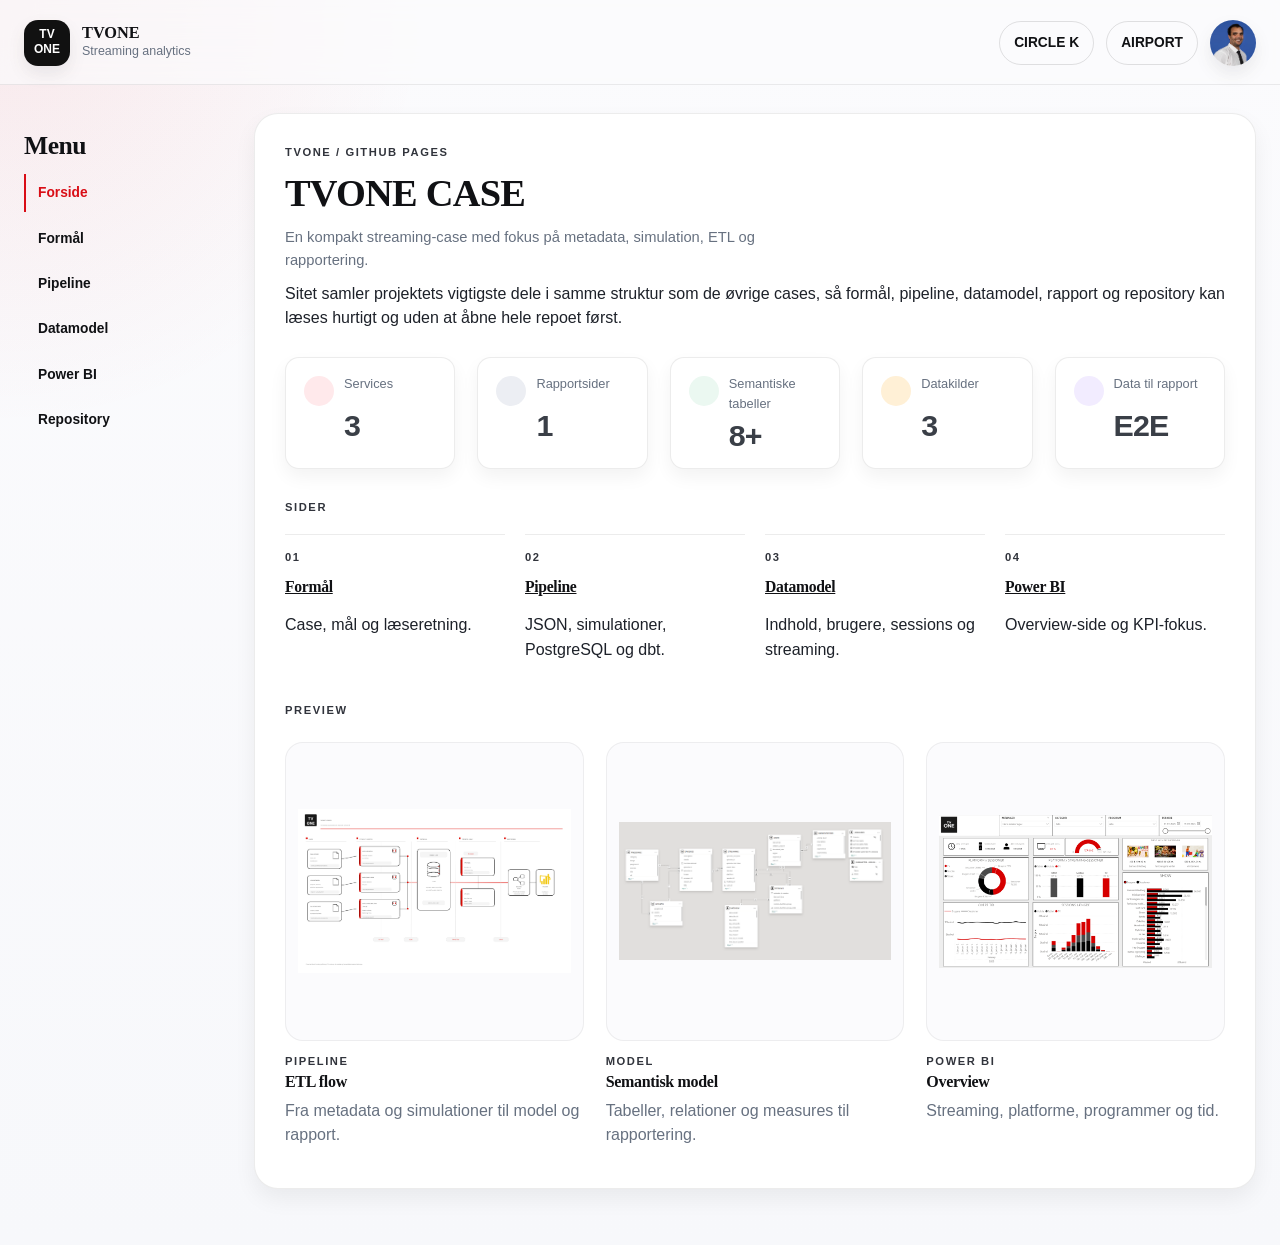
<file: site/index.html>
<!doctype html>
<html lang="da">
<head>
  <meta charset="utf-8" />
  <meta http-equiv="refresh" content="0; url=./html/index.html" />
  <meta name="viewport" content="width=device-width, initial-scale=1" />
  <title>TVONE</title>
</head>
<body>
  <p>Redirecting to <a href="./html/index.html">TVONE</a>...</p>
</body>
</html>
</file>
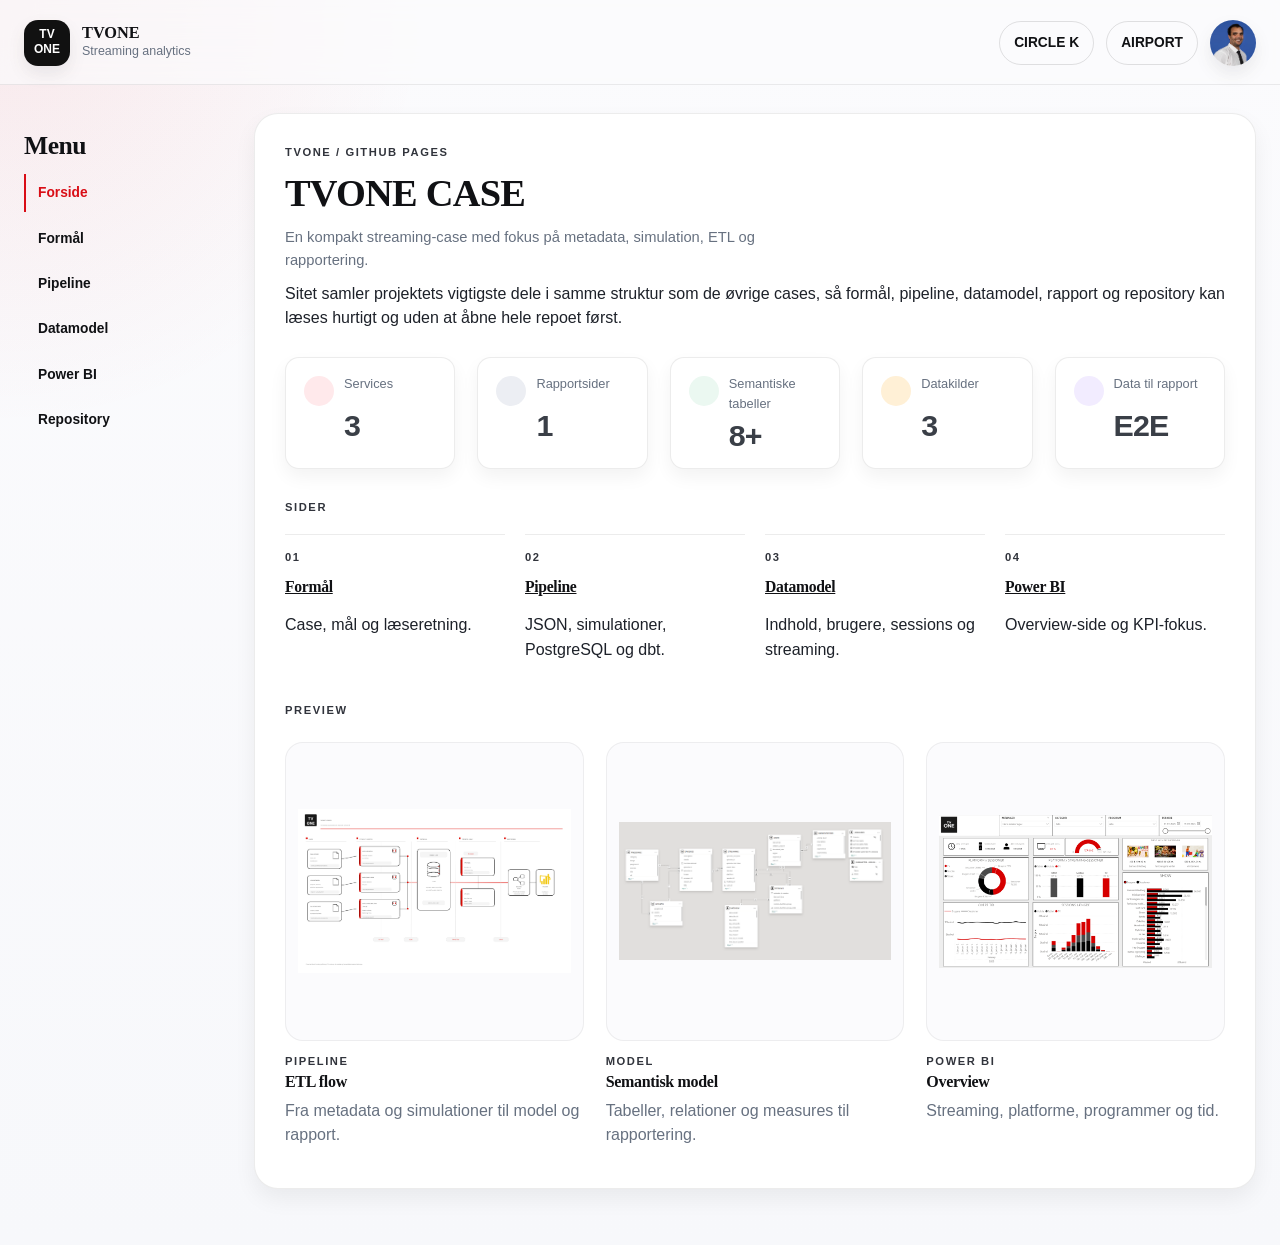
<file: site/html/index.html>
<!doctype html>
<html lang="da">
<head>
  <meta charset="utf-8" />
  <meta name="viewport" content="width=device-width, initial-scale=1" />
  <title>TVONE | Data- og rapporteringsprojekt</title>
  <meta name="description" content="GitHub Pages-site for TVONE-casen med formål, pipeline, datamodel, Power BI og repository." />
  <link rel="stylesheet" href="../css/base.css" />
  <link rel="stylesheet" href="../css/layout.css" />
  <link rel="stylesheet" href="../css/blocks.css" />
</head>
<body>
  <div class="site-shell">
    <header class="topbar">
      <a class="brand" href="./index.html">
        <img src="../assets/tvone-logo.svg" alt="TVONE logo" />
        <div>
          <div class="brand-title">TVONE</div>
          <div class="brand-subtitle">Streaming analytics</div>
        </div>
      </a>
      <div class="topbar-actions">
        <a class="topbar-link" href="https://abrahimborgiprivat.github.io/Cirkle-K/html/index.html" target="_blank" rel="noreferrer">CIRCLE K</a>
        <a class="topbar-link" href="https://abrahimborgiprivat.github.io/AIRPORT/html/index.html" target="_blank" rel="noreferrer">AIRPORT</a>
        <img class="profile-avatar" src="../assets/AbrahimProfilePicture.jpg" alt="Abrahim profile" />
      </div>
    </header>

    <div class="page-layout">
      <aside class="side-menu">
        <h2 class="side-menu-title">Menu</h2>
        <nav class="side-nav" aria-label="Hovednavigation">
          <a class="topbar-link active" href="./index.html">Forside</a>
          <a class="topbar-link" href="./project-purpose.html">Formål</a>
          <a class="topbar-link" href="./architecture-pipeline.html">Pipeline</a>
          <a class="topbar-link" href="./data-model-simulation.html">Datamodel</a>
          <a class="topbar-link" href="./power-bi-report.html">Power BI</a>
          <a class="topbar-link" href="./technology-repository.html">Repository</a>
        </nav>
      </aside>

      <main class="content-column">
        <section class="hero">
          <div class="eyebrow">TVONE / GitHub Pages</div>
          <h1>TVONE CASE</h1>
          <p class="lead">En kompakt streaming-case med fokus på metadata, simulation, ETL og rapportering.</p>
          <p>
            Sitet samler projektets vigtigste dele i samme struktur som de øvrige cases, så formål,
            pipeline, datamodel, rapport og repository kan læses hurtigt og uden at åbne hele repoet først.
          </p>

          <div class="stats-grid home-stats-grid">
            <div class="stat-card">
              <span>Services</span>
              <strong>3</strong>
            </div>
            <div class="stat-card">
              <span>Rapportsider</span>
              <strong>1</strong>
            </div>
            <div class="stat-card">
              <span>Semantiske tabeller</span>
              <strong>8+</strong>
            </div>
            <div class="stat-card">
              <span>Datakilder</span>
              <strong>3</strong>
            </div>
            <div class="stat-card">
              <span>Data til rapport</span>
              <strong>E2E</strong>
            </div>
          </div>

          <div class="section-header">
            <div class="kicker">Sider</div>
          </div>

          <div class="simple-list">
            <div class="simple-list-item">
              <div class="tile-meta">01</div>
              <h3><a href="./project-purpose.html">Formål</a></h3>
              <p>Case, mål og læseretning.</p>
            </div>
            <div class="simple-list-item">
              <div class="tile-meta">02</div>
              <h3><a href="./architecture-pipeline.html">Pipeline</a></h3>
              <p>JSON, simulationer, PostgreSQL og dbt.</p>
            </div>
            <div class="simple-list-item">
              <div class="tile-meta">03</div>
              <h3><a href="./data-model-simulation.html">Datamodel</a></h3>
              <p>Indhold, brugere, sessions og streaming.</p>
            </div>
            <div class="simple-list-item">
              <div class="tile-meta">04</div>
              <h3><a href="./power-bi-report.html">Power BI</a></h3>
              <p>Overview-side og KPI-fokus.</p>
            </div>
          </div>

          <div class="section-header">
            <div class="kicker">Preview</div>
          </div>

          <div class="gallery-grid">
            <div class="gallery-card">
              <img src="../assets/etl.png" alt="TVONE ETL pipeline" />
              <div class="gallery-copy">
                <div class="tile-meta">Pipeline</div>
                <h3>ETL flow</h3>
                <p>Fra metadata og simulationer til model og rapport.</p>
              </div>
            </div>
            <div class="gallery-card">
              <img src="../assets/semanticmodel.png" alt="TVONE semantic model" />
              <div class="gallery-copy">
                <div class="tile-meta">Model</div>
                <h3>Semantisk model</h3>
                <p>Tabeller, relationer og measures til rapportering.</p>
              </div>
            </div>
            <div class="gallery-card">
              <img src="../assets/overview-page.png" alt="TVONE Power BI overview page" />
              <div class="gallery-copy">
                <div class="tile-meta">Power BI</div>
                <h3>Overview</h3>
                <p>Streaming, platforme, programmer og tid.</p>
              </div>
            </div>
          </div>
        </section>
      </main>
    </div>
  </div>
</body>
</html>
</file>
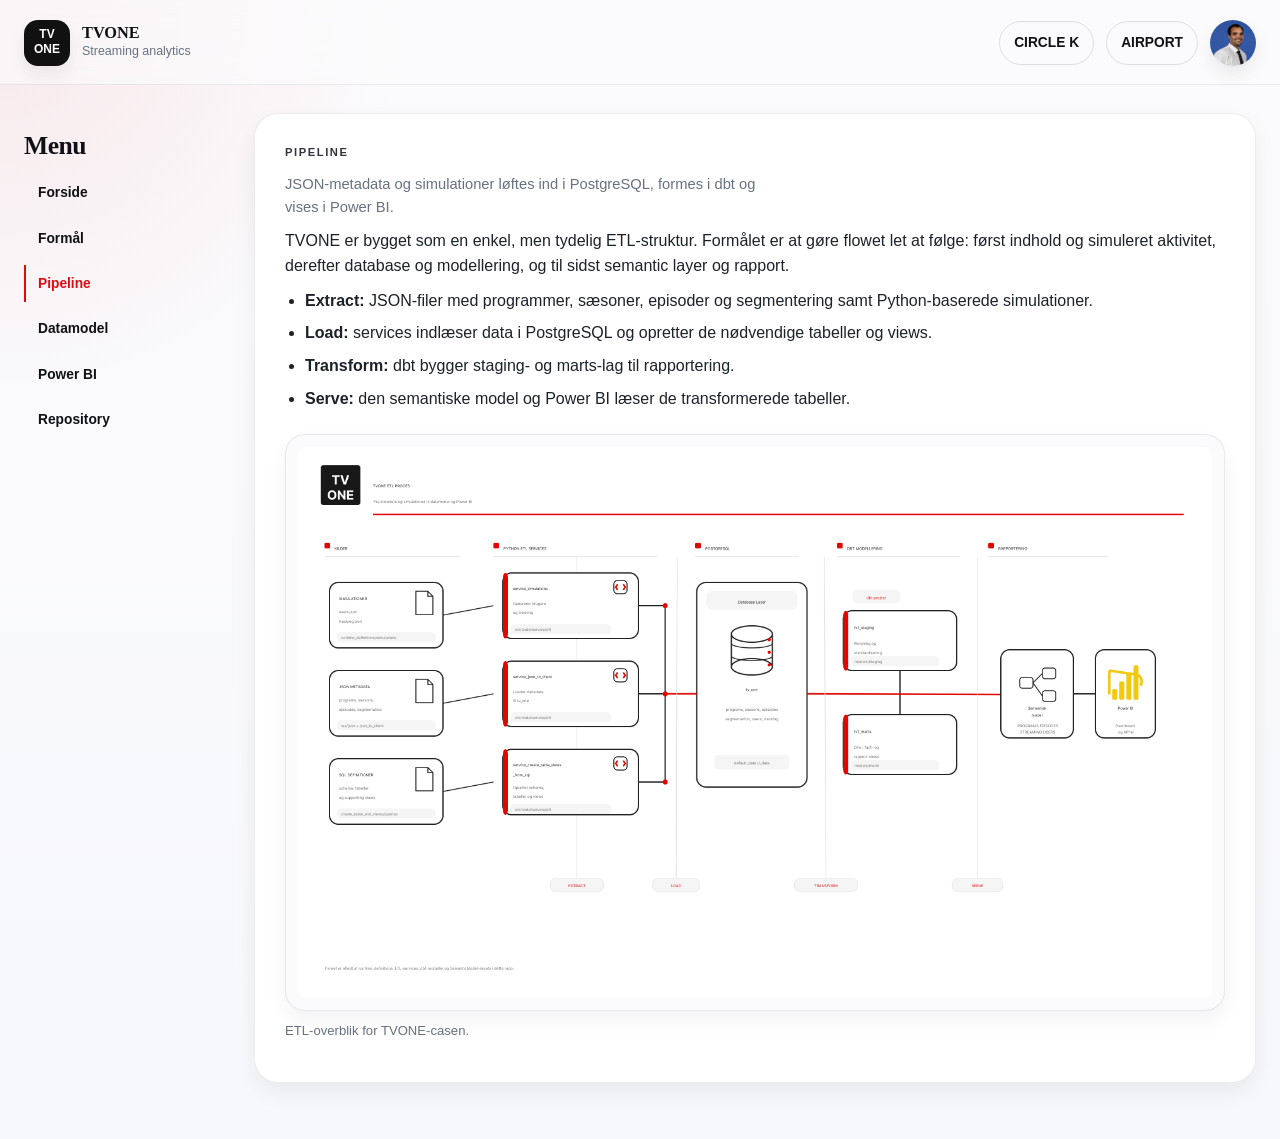
<file: site/html/architecture-pipeline.html>
<!doctype html>
<html lang="da">
<head>
  <meta charset="utf-8" />
  <meta name="viewport" content="width=device-width, initial-scale=1" />
  <title>TVONE | Pipeline</title>
  <meta name="description" content="Pipeline og ETL-flow for TVONE-projektet." />
  <link rel="stylesheet" href="../css/base.css" />
  <link rel="stylesheet" href="../css/layout.css" />
  <link rel="stylesheet" href="../css/blocks.css" />
</head>
<body>
  <div class="site-shell">
    <header class="topbar">
      <a class="brand" href="./index.html">
        <img src="../assets/tvone-logo.svg" alt="TVONE logo" />
        <div>
          <div class="brand-title">TVONE</div>
          <div class="brand-subtitle">Streaming analytics</div>
        </div>
      </a>
      <div class="topbar-actions">
        <a class="topbar-link" href="https://abrahimborgiprivat.github.io/Cirkle-K/html/index.html" target="_blank" rel="noreferrer">CIRCLE K</a>
        <a class="topbar-link" href="https://abrahimborgiprivat.github.io/AIRPORT/html/index.html" target="_blank" rel="noreferrer">AIRPORT</a>
        <img class="profile-avatar" src="../assets/AbrahimProfilePicture.jpg" alt="Abrahim profile" />
      </div>
    </header>

    <div class="page-layout">
      <aside class="side-menu">
        <h2 class="side-menu-title">Menu</h2>
        <nav class="side-nav" aria-label="Hovednavigation">
          <a class="topbar-link" href="./index.html">Forside</a>
          <a class="topbar-link" href="./project-purpose.html">Formål</a>
          <a class="topbar-link active" href="./architecture-pipeline.html">Pipeline</a>
          <a class="topbar-link" href="./data-model-simulation.html">Datamodel</a>
          <a class="topbar-link" href="./power-bi-report.html">Power BI</a>
          <a class="topbar-link" href="./technology-repository.html">Repository</a>
        </nav>
      </aside>

      <main class="content-column">
        <section class="page-hero">
          <div class="page-meta">Pipeline</div>
          <p class="lead">JSON-metadata og simulationer løftes ind i PostgreSQL, formes i dbt og vises i Power BI.</p>
          <p>
            TVONE er bygget som en enkel, men tydelig ETL-struktur. Formålet er at gøre flowet let at følge:
            først indhold og simuleret aktivitet, derefter database og modellering, og til sidst semantic layer og rapport.
          </p>

          <ul>
            <li><strong>Extract:</strong> JSON-filer med programmer, sæsoner, episoder og segmentering samt Python-baserede simulationer.</li>
            <li><strong>Load:</strong> services indlæser data i PostgreSQL og opretter de nødvendige tabeller og views.</li>
            <li><strong>Transform:</strong> dbt bygger staging- og marts-lag til rapportering.</li>
            <li><strong>Serve:</strong> den semantiske model og Power BI læser de transformerede tabeller.</li>
          </ul>

          <div class="inline-image">
            <img src="../assets/etl.png" alt="TVONE ETL pipeline" />
            <p>ETL-overblik for TVONE-casen.</p>
          </div>
        </section>
      </main>
    </div>
  </div>
</body>
</html>
</file>
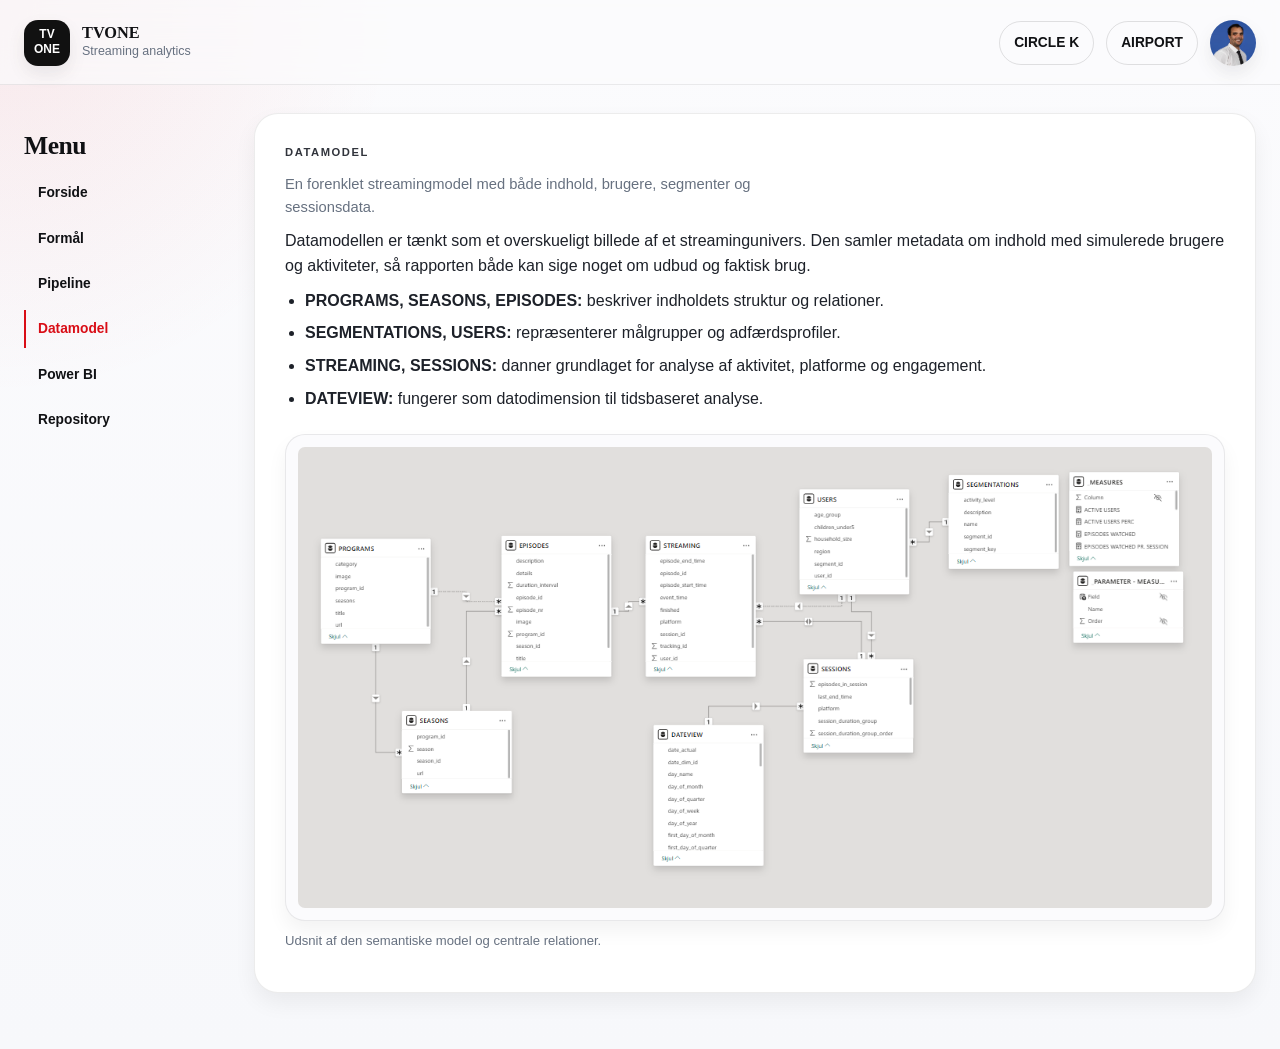
<file: site/html/data-model-simulation.html>
<!doctype html>
<html lang="da">
<head>
  <meta charset="utf-8" />
  <meta name="viewport" content="width=device-width, initial-scale=1" />
  <title>TVONE | Datamodel</title>
  <meta name="description" content="Datamodel og simulerede entiteter for TVONE-projektet." />
  <link rel="stylesheet" href="../css/base.css" />
  <link rel="stylesheet" href="../css/layout.css" />
  <link rel="stylesheet" href="../css/blocks.css" />
</head>
<body>
  <div class="site-shell">
    <header class="topbar">
      <a class="brand" href="./index.html">
        <img src="../assets/tvone-logo.svg" alt="TVONE logo" />
        <div>
          <div class="brand-title">TVONE</div>
          <div class="brand-subtitle">Streaming analytics</div>
        </div>
      </a>
      <div class="topbar-actions">
        <a class="topbar-link" href="https://abrahimborgiprivat.github.io/Cirkle-K/html/index.html" target="_blank" rel="noreferrer">CIRCLE K</a>
        <a class="topbar-link" href="https://abrahimborgiprivat.github.io/AIRPORT/html/index.html" target="_blank" rel="noreferrer">AIRPORT</a>
        <img class="profile-avatar" src="../assets/AbrahimProfilePicture.jpg" alt="Abrahim profile" />
      </div>
    </header>

    <div class="page-layout">
      <aside class="side-menu">
        <h2 class="side-menu-title">Menu</h2>
        <nav class="side-nav" aria-label="Hovednavigation">
          <a class="topbar-link" href="./index.html">Forside</a>
          <a class="topbar-link" href="./project-purpose.html">Formål</a>
          <a class="topbar-link" href="./architecture-pipeline.html">Pipeline</a>
          <a class="topbar-link active" href="./data-model-simulation.html">Datamodel</a>
          <a class="topbar-link" href="./power-bi-report.html">Power BI</a>
          <a class="topbar-link" href="./technology-repository.html">Repository</a>
        </nav>
      </aside>

      <main class="content-column">
        <section class="page-hero">
          <div class="page-meta">Datamodel</div>
          <p class="lead">En forenklet streamingmodel med både indhold, brugere, segmenter og sessionsdata.</p>
          <p>
            Datamodellen er tænkt som et overskueligt billede af et streamingunivers. Den samler metadata om indhold
            med simulerede brugere og aktiviteter, så rapporten både kan sige noget om udbud og faktisk brug.
          </p>

          <ul>
            <li><strong>PROGRAMS, SEASONS, EPISODES:</strong> beskriver indholdets struktur og relationer.</li>
            <li><strong>SEGMENTATIONS, USERS:</strong> repræsenterer målgrupper og adfærdsprofiler.</li>
            <li><strong>STREAMING, SESSIONS:</strong> danner grundlaget for analyse af aktivitet, platforme og engagement.</li>
            <li><strong>DATEVIEW:</strong> fungerer som datodimension til tidsbaseret analyse.</li>
          </ul>

          <div class="inline-image">
            <img src="../assets/semanticmodel.png" alt="TVONE semantic model" />
            <p>Udsnit af den semantiske model og centrale relationer.</p>
          </div>
        </section>
      </main>
    </div>
  </div>
</body>
</html>
</file>
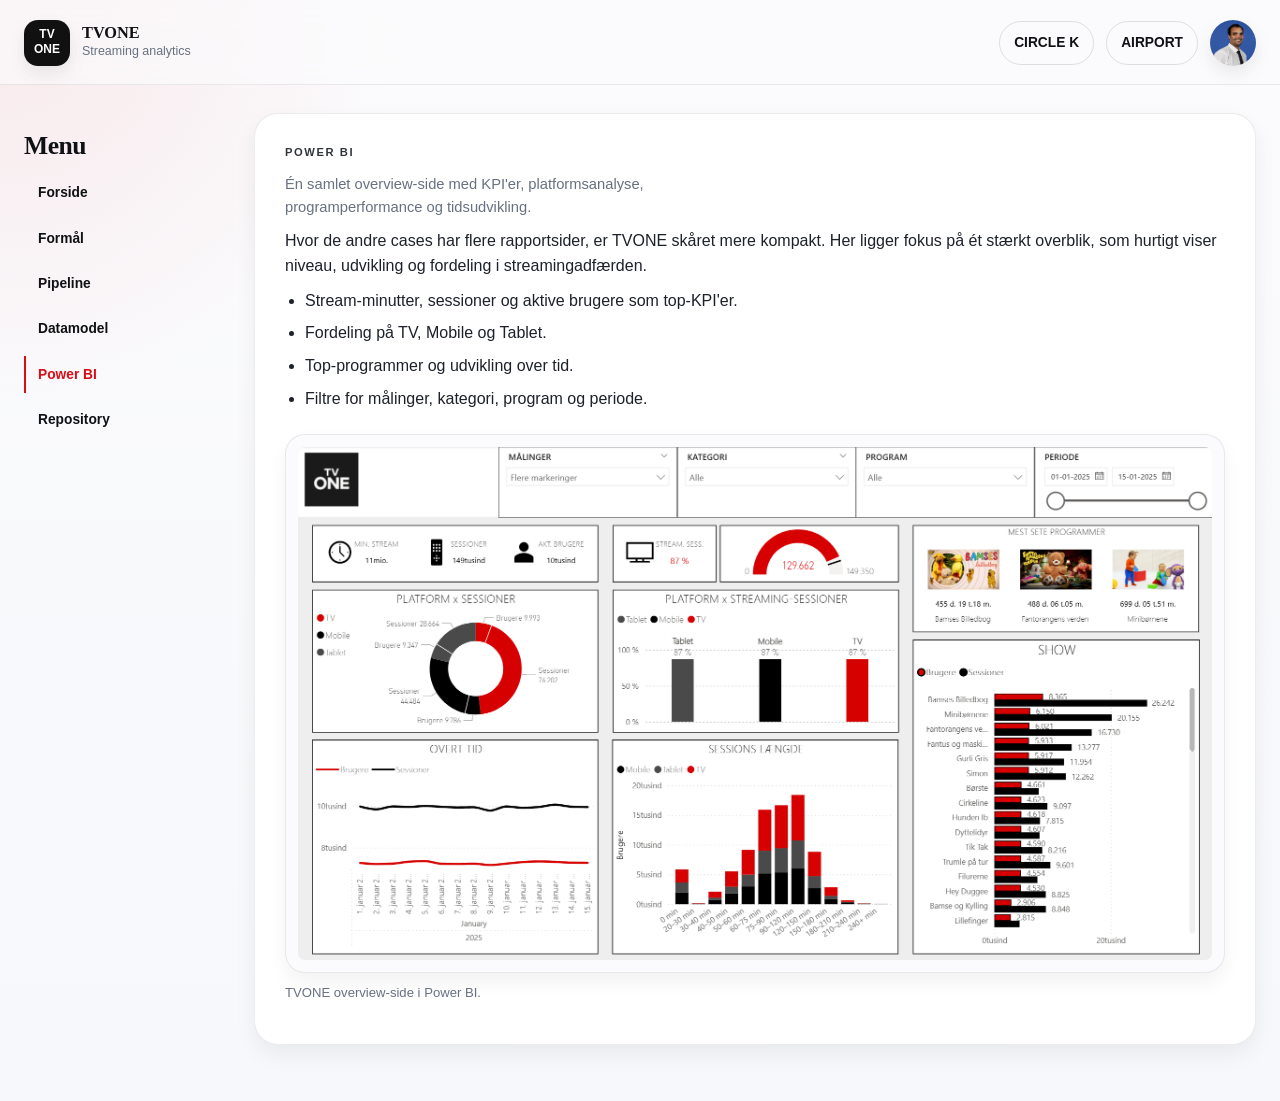
<file: site/html/power-bi-report.html>
<!doctype html>
<html lang="da">
<head>
  <meta charset="utf-8" />
  <meta name="viewport" content="width=device-width, initial-scale=1" />
  <title>TVONE | Power BI</title>
  <meta name="description" content="Overview-side og rapportfokus for TVONE-projektet." />
  <link rel="stylesheet" href="../css/base.css" />
  <link rel="stylesheet" href="../css/layout.css" />
  <link rel="stylesheet" href="../css/blocks.css" />
</head>
<body>
  <div class="site-shell">
    <header class="topbar">
      <a class="brand" href="./index.html">
        <img src="../assets/tvone-logo.svg" alt="TVONE logo" />
        <div>
          <div class="brand-title">TVONE</div>
          <div class="brand-subtitle">Streaming analytics</div>
        </div>
      </a>
      <div class="topbar-actions">
        <a class="topbar-link" href="https://abrahimborgiprivat.github.io/Cirkle-K/html/index.html" target="_blank" rel="noreferrer">CIRCLE K</a>
        <a class="topbar-link" href="https://abrahimborgiprivat.github.io/AIRPORT/html/index.html" target="_blank" rel="noreferrer">AIRPORT</a>
        <img class="profile-avatar" src="../assets/AbrahimProfilePicture.jpg" alt="Abrahim profile" />
      </div>
    </header>

    <div class="page-layout">
      <aside class="side-menu">
        <h2 class="side-menu-title">Menu</h2>
        <nav class="side-nav" aria-label="Hovednavigation">
          <a class="topbar-link" href="./index.html">Forside</a>
          <a class="topbar-link" href="./project-purpose.html">Formål</a>
          <a class="topbar-link" href="./architecture-pipeline.html">Pipeline</a>
          <a class="topbar-link" href="./data-model-simulation.html">Datamodel</a>
          <a class="topbar-link active" href="./power-bi-report.html">Power BI</a>
          <a class="topbar-link" href="./technology-repository.html">Repository</a>
        </nav>
      </aside>

      <main class="content-column">
        <section class="page-hero">
          <div class="page-meta">Power BI</div>
          <p class="lead">Én samlet overview-side med KPI'er, platformsanalyse, programperformance og tidsudvikling.</p>
          <p>
            Hvor de andre cases har flere rapportsider, er TVONE skåret mere kompakt. Her ligger fokus på ét stærkt overblik,
            som hurtigt viser niveau, udvikling og fordeling i streamingadfærden.
          </p>

          <ul>
            <li>Stream-minutter, sessioner og aktive brugere som top-KPI'er.</li>
            <li>Fordeling på TV, Mobile og Tablet.</li>
            <li>Top-programmer og udvikling over tid.</li>
            <li>Filtre for målinger, kategori, program og periode.</li>
          </ul>

          <div class="inline-image">
            <img src="../assets/overview-page.png" alt="TVONE Power BI overview page" />
            <p>TVONE overview-side i Power BI.</p>
          </div>
        </section>
      </main>
    </div>
  </div>
</body>
</html>
</file>
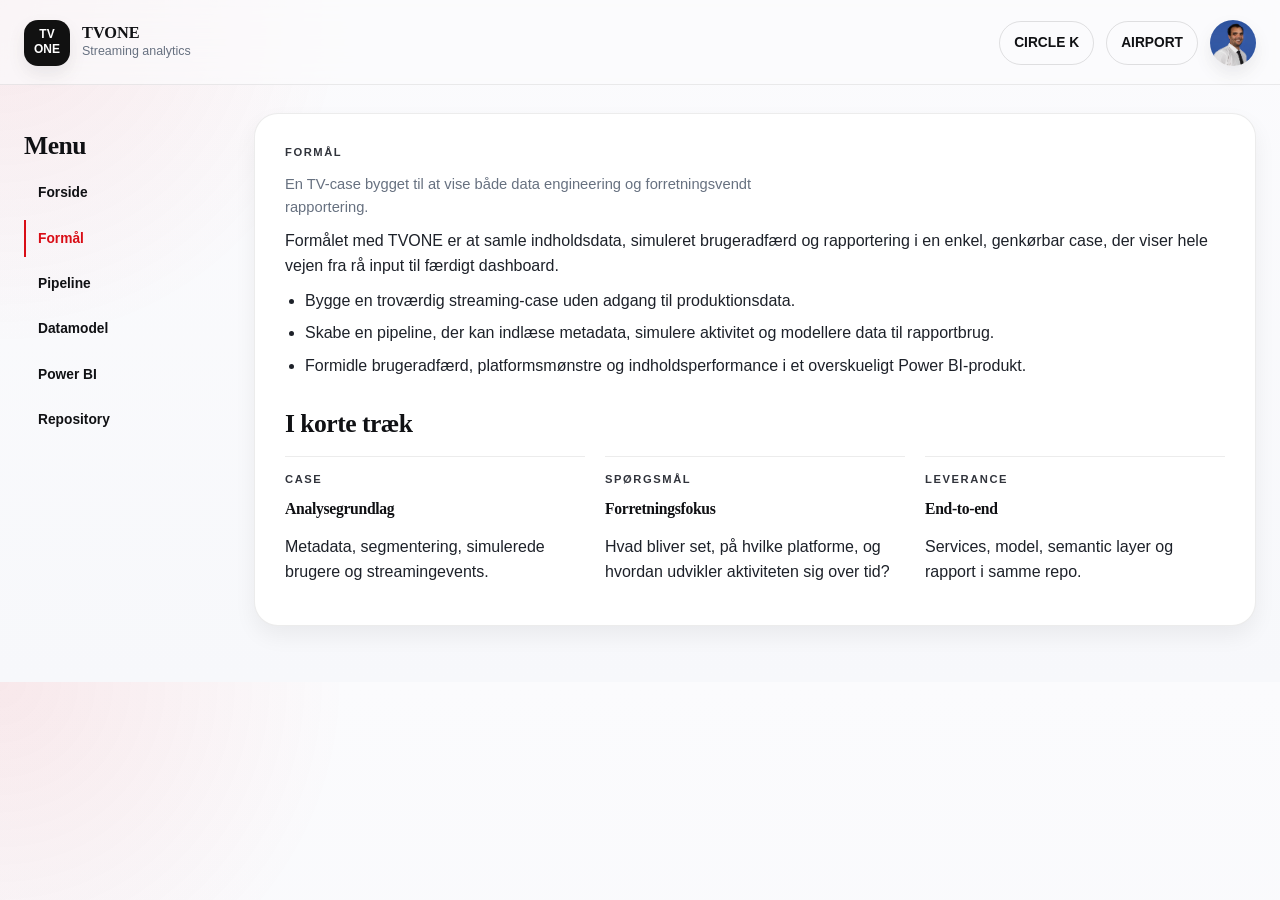
<file: site/html/project-purpose.html>
<!doctype html>
<html lang="da">
<head>
  <meta charset="utf-8" />
  <meta name="viewport" content="width=device-width, initial-scale=1" />
  <title>TVONE | Formål</title>
  <meta name="description" content="Formål og case-retning for TVONE-projektet." />
  <link rel="stylesheet" href="../css/base.css" />
  <link rel="stylesheet" href="../css/layout.css" />
  <link rel="stylesheet" href="../css/blocks.css" />
</head>
<body>
  <div class="site-shell">
    <header class="topbar">
      <a class="brand" href="./index.html">
        <img src="../assets/tvone-logo.svg" alt="TVONE logo" />
        <div>
          <div class="brand-title">TVONE</div>
          <div class="brand-subtitle">Streaming analytics</div>
        </div>
      </a>
      <div class="topbar-actions">
        <a class="topbar-link" href="https://abrahimborgiprivat.github.io/Cirkle-K/html/index.html" target="_blank" rel="noreferrer">CIRCLE K</a>
        <a class="topbar-link" href="https://abrahimborgiprivat.github.io/AIRPORT/html/index.html" target="_blank" rel="noreferrer">AIRPORT</a>
        <img class="profile-avatar" src="../assets/AbrahimProfilePicture.jpg" alt="Abrahim profile" />
      </div>
    </header>

    <div class="page-layout">
      <aside class="side-menu">
        <h2 class="side-menu-title">Menu</h2>
        <nav class="side-nav" aria-label="Hovednavigation">
          <a class="topbar-link" href="./index.html">Forside</a>
          <a class="topbar-link active" href="./project-purpose.html">Formål</a>
          <a class="topbar-link" href="./architecture-pipeline.html">Pipeline</a>
          <a class="topbar-link" href="./data-model-simulation.html">Datamodel</a>
          <a class="topbar-link" href="./power-bi-report.html">Power BI</a>
          <a class="topbar-link" href="./technology-repository.html">Repository</a>
        </nav>
      </aside>

      <main class="content-column">
        <section class="page-hero">
          <div class="page-meta">Formål</div>
          <p class="lead">En TV-case bygget til at vise både data engineering og forretningsvendt rapportering.</p>
          <p>
            Formålet med TVONE er at samle indholdsdata, simuleret brugeradfærd og rapportering i en enkel,
            genkørbar case, der viser hele vejen fra rå input til færdigt dashboard.
          </p>

          <ul>
            <li>Bygge en troværdig streaming-case uden adgang til produktionsdata.</li>
            <li>Skabe en pipeline, der kan indlæse metadata, simulere aktivitet og modellere data til rapportbrug.</li>
            <li>Formidle brugeradfærd, platformsmønstre og indholdsperformance i et overskueligt Power BI-produkt.</li>
          </ul>

          <div class="section-header">
            <h2>I korte træk</h2>
          </div>

          <div class="simple-list">
            <div class="simple-list-item">
              <div class="tile-meta">Case</div>
              <h3>Analysegrundlag</h3>
              <p>Metadata, segmentering, simulerede brugere og streamingevents.</p>
            </div>
            <div class="simple-list-item">
              <div class="tile-meta">Spørgsmål</div>
              <h3>Forretningsfokus</h3>
              <p>Hvad bliver set, på hvilke platforme, og hvordan udvikler aktiviteten sig over tid?</p>
            </div>
            <div class="simple-list-item">
              <div class="tile-meta">Leverance</div>
              <h3>End-to-end</h3>
              <p>Services, model, semantic layer og rapport i samme repo.</p>
            </div>
          </div>
        </section>
      </main>
    </div>
  </div>
</body>
</html>
</file>
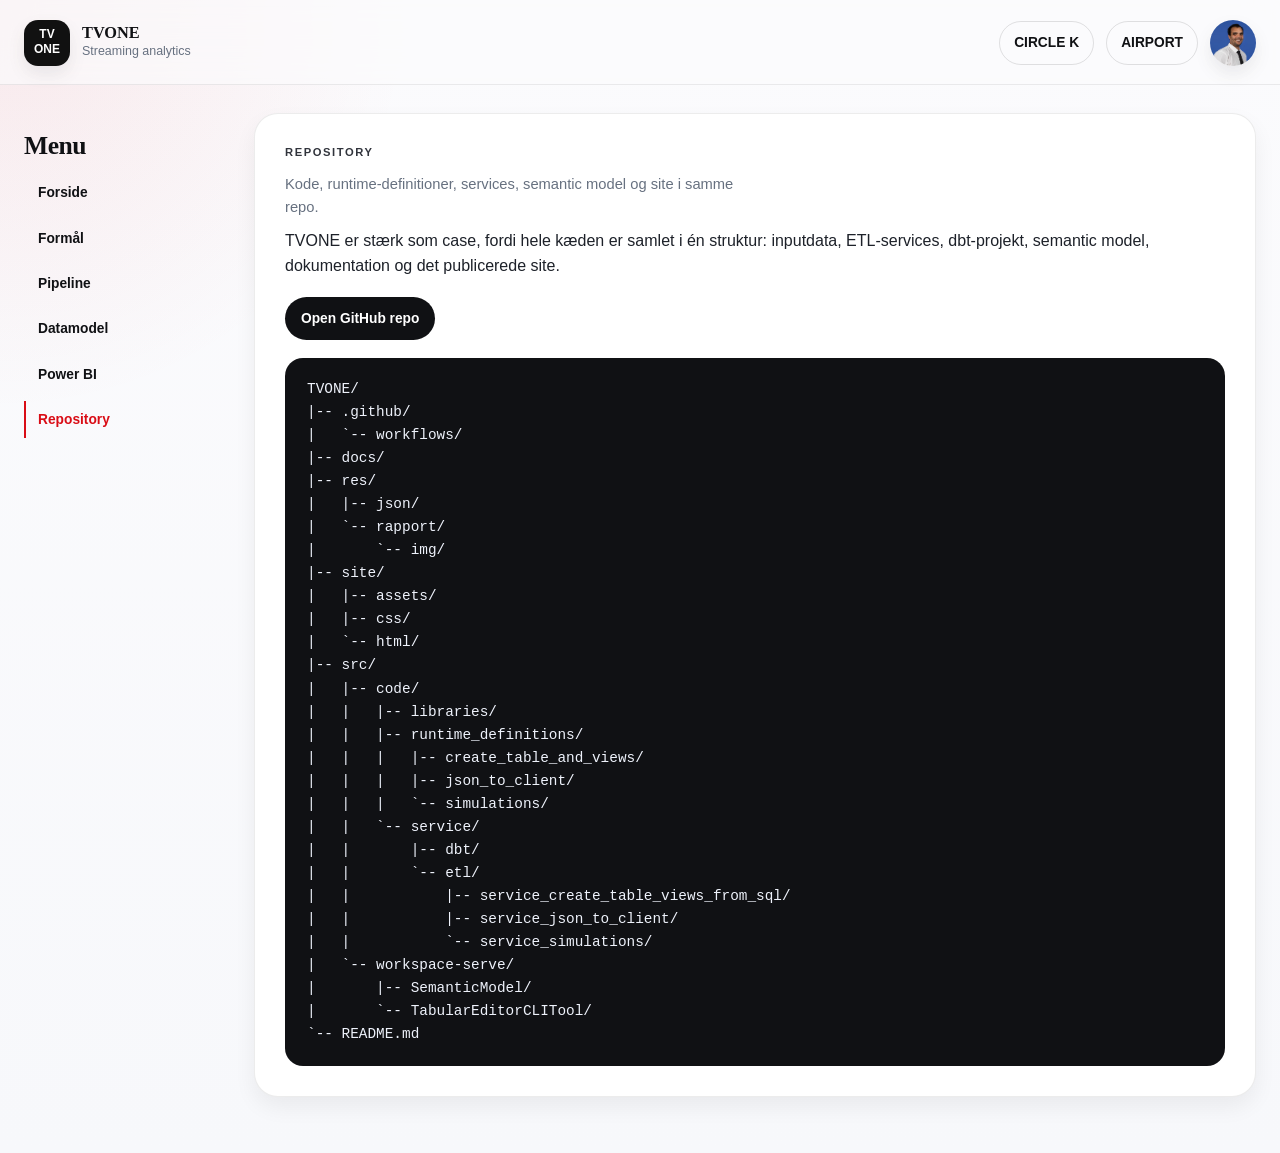
<file: site/html/technology-repository.html>
<!doctype html>
<html lang="da">
<head>
  <meta charset="utf-8" />
  <meta name="viewport" content="width=device-width, initial-scale=1" />
  <title>TVONE | Repository</title>
  <meta name="description" content="Repository-struktur for TVONE-projektet." />
  <link rel="stylesheet" href="../css/base.css" />
  <link rel="stylesheet" href="../css/layout.css" />
  <link rel="stylesheet" href="../css/blocks.css" />
</head>
<body>
  <div class="site-shell">
    <header class="topbar">
      <a class="brand" href="./index.html">
        <img src="../assets/tvone-logo.svg" alt="TVONE logo" />
        <div>
          <div class="brand-title">TVONE</div>
          <div class="brand-subtitle">Streaming analytics</div>
        </div>
      </a>
      <div class="topbar-actions">
        <a class="topbar-link" href="https://abrahimborgiprivat.github.io/Cirkle-K/html/index.html" target="_blank" rel="noreferrer">CIRCLE K</a>
        <a class="topbar-link" href="https://abrahimborgiprivat.github.io/AIRPORT/html/index.html" target="_blank" rel="noreferrer">AIRPORT</a>
        <img class="profile-avatar" src="../assets/AbrahimProfilePicture.jpg" alt="Abrahim profile" />
      </div>
    </header>

    <div class="page-layout">
      <aside class="side-menu">
        <h2 class="side-menu-title">Menu</h2>
        <nav class="side-nav" aria-label="Hovednavigation">
          <a class="topbar-link" href="./index.html">Forside</a>
          <a class="topbar-link" href="./project-purpose.html">Formål</a>
          <a class="topbar-link" href="./architecture-pipeline.html">Pipeline</a>
          <a class="topbar-link" href="./data-model-simulation.html">Datamodel</a>
          <a class="topbar-link" href="./power-bi-report.html">Power BI</a>
          <a class="topbar-link active" href="./technology-repository.html">Repository</a>
        </nav>
      </aside>

      <main class="content-column">
        <section class="page-hero">
          <div class="page-meta">Repository</div>
          <p class="lead">Kode, runtime-definitioner, services, semantic model og site i samme repo.</p>
          <p>
            TVONE er stærk som case, fordi hele kæden er samlet i én struktur: inputdata, ETL-services,
            dbt-projekt, semantic model, dokumentation og det publicerede site.
          </p>

          <div class="button-row">
            <a class="button button-primary" href="https://github.com/AbrahimBorgiPrivat/TVONE" target="_blank" rel="noreferrer">Open GitHub repo</a>
          </div>

          <pre class="repo-tree"><code>TVONE/
|-- .github/
|   `-- workflows/
|-- docs/
|-- res/
|   |-- json/
|   `-- rapport/
|       `-- img/
|-- site/
|   |-- assets/
|   |-- css/
|   `-- html/
|-- src/
|   |-- code/
|   |   |-- libraries/
|   |   |-- runtime_definitions/
|   |   |   |-- create_table_and_views/
|   |   |   |-- json_to_client/
|   |   |   `-- simulations/
|   |   `-- service/
|   |       |-- dbt/
|   |       `-- etl/
|   |           |-- service_create_table_views_from_sql/
|   |           |-- service_json_to_client/
|   |           `-- service_simulations/
|   `-- workspace-serve/
|       |-- SemanticModel/
|       `-- TabularEditorCLITool/
`-- README.md</code></pre>
        </section>
      </main>
    </div>
  </div>
</body>
</html>
</file>
<file: site/css/base.css>
:root {
  --tv-red: #d90d16;
  --tv-red-soft: #f7d7da;
  --tv-ink: #1d2129;
  --tv-muted: #677180;
  --tv-line: #dde2ea;
  --tv-paper: #ffffff;
  --tv-bg: #f7f8fb;
  --tv-black: #101114;
  --tv-black-soft: #31343c;
  --shadow-lg: 0 18px 38px rgba(16, 17, 20, 0.08);
  --shadow-sm: 0 10px 22px rgba(16, 17, 20, 0.06);
}

* {
  box-sizing: border-box;
}

html {
  scroll-behavior: smooth;
}

body {
  background:
    radial-gradient(circle at top left, rgba(217, 13, 22, 0.08), transparent 24%),
    linear-gradient(180deg, #fbfbfd 0%, var(--tv-bg) 100%);
  color: var(--tv-ink);
  font-family: "Segoe UI", "Trebuchet MS", sans-serif;
  line-height: 1.55;
  margin: 0;
}

a {
  color: inherit;
}

img {
  display: block;
  max-width: 100%;
}

h1,
h2,
h3 {
  color: var(--tv-black);
  font-family: Georgia, "Times New Roman", serif;
  letter-spacing: -0.02em;
  margin: 0;
}

h1 {
  font-size: clamp(1.7rem, 3.8vw, 2.4rem);
  line-height: 1.06;
  margin-bottom: 12px;
}

h2 {
  font-size: clamp(1.2rem, 2.4vw, 1.6rem);
  line-height: 1.15;
  margin-bottom: 8px;
}

h3 {
  font-size: 0.98rem;
  margin-bottom: 6px;
}

p {
  margin: 0 0 10px;
}

ul {
  margin: 0;
  padding-left: 20px;
}

li {
  margin-bottom: 8px;
}

code,
pre {
  font-family: Consolas, "Courier New", monospace;
}

.lead {
  color: var(--tv-muted);
  font-size: 0.92rem;
  max-width: 58ch;
}

.eyebrow,
.kicker,
.page-meta,
.tile-meta {
  color: var(--tv-black-soft);
  font-size: 0.7rem;
  font-weight: 800;
  letter-spacing: 0.14em;
  text-transform: uppercase;
}

.eyebrow,
.kicker,
.page-meta {
  margin-bottom: 12px;
}
</file>
<file: site/css/layout.css>
.site-shell {
  --shell-pad: 24px;
  margin: 0 auto;
  max-width: 1320px;
  padding: 0 var(--shell-pad) 56px;
}

.topbar {
  align-items: center;
  background: rgba(251, 251, 253, 0.68);
  backdrop-filter: blur(16px);
  border-bottom: 1px solid rgba(16, 17, 20, 0.08);
  display: flex;
  justify-content: space-between;
  margin: 0 calc(var(--shell-pad) * -1) 28px;
  padding: 20px var(--shell-pad) 18px;
  position: sticky;
  top: 0;
  z-index: 20;
}

.topbar-actions {
  align-items: center;
  display: flex;
  gap: 12px;
}

.brand {
  align-items: center;
  display: flex;
  gap: 12px;
  text-decoration: none;
}

.brand img {
  border-radius: 14px;
  box-shadow: 0 8px 18px rgba(16, 17, 20, 0.08);
  height: 46px;
  width: 46px;
}

.brand-title {
  color: var(--tv-black);
  font-family: Georgia, "Times New Roman", serif;
  font-size: 1.02rem;
  font-weight: 700;
  line-height: 1.1;
}

.brand-subtitle {
  color: var(--tv-muted);
  font-size: 0.78rem;
}

.topbar-link {
  border: 1px solid rgba(16, 17, 20, 0.12);
  border-radius: 999px;
  color: var(--tv-black);
  font-size: 0.86rem;
  font-weight: 700;
  padding: 10px 14px;
  text-decoration: none;
}

.topbar-link.active {
  border-color: rgba(217, 13, 22, 0.35);
  color: var(--tv-red);
}

.profile-avatar {
  border-radius: 999px;
  box-shadow: 0 8px 18px rgba(16, 17, 20, 0.08);
  height: 46px;
  object-fit: cover;
  width: 46px;
}

.page-layout {
  display: grid;
  gap: 40px;
  grid-template-columns: 190px minmax(0, 1fr);
}

.side-menu {
  padding-top: 18px;
}

.side-menu-title {
  color: var(--tv-black);
  font-family: Georgia, "Times New Roman", serif;
  font-size: 1.6rem;
  margin: 0 0 14px;
}

.side-nav {
  display: grid;
  gap: 8px;
}

.side-nav .topbar-link {
  background: transparent;
  border: 0;
  border-left: 2px solid transparent;
  border-radius: 0;
  box-shadow: none;
  padding: 8px 0 8px 12px;
}

.side-nav .topbar-link:hover {
  box-shadow: none;
  transform: none;
}

.side-nav .topbar-link.active {
  border-left-color: var(--tv-red);
}

.content-column {
  min-width: 0;
}

.button-row {
  display: flex;
  flex-wrap: wrap;
  gap: 12px;
  margin-top: 18px;
}

.simple-list {
  display: grid;
  gap: 20px;
  grid-template-columns: repeat(auto-fit, minmax(200px, 1fr));
  margin-top: 18px;
}

.simple-list-item {
  align-content: start;
  border-top: 1px solid rgba(16, 17, 20, 0.08);
  display: grid;
  gap: 8px;
  padding-top: 14px;
}

@media (max-width: 980px) {
  .page-layout {
    gap: 24px;
    grid-template-columns: 1fr;
  }

  .side-menu {
    padding-top: 0;
  }

  .side-nav {
    grid-template-columns: repeat(2, minmax(0, 1fr));
  }
}

@media (max-width: 760px) {
  .site-shell {
    --shell-pad: 14px;
  }

  .topbar {
    align-items: flex-start;
    flex-direction: column;
    gap: 14px;
  }

  .topbar-actions {
    flex-wrap: wrap;
    justify-content: space-between;
    width: 100%;
  }

  .side-nav {
    grid-template-columns: 1fr;
  }

  .simple-list {
    gap: 16px;
    grid-template-columns: 1fr;
  }
}
</file>
<file: site/css/blocks.css>
.hero,
.page-hero {
  background: var(--tv-paper);
  border: 1px solid rgba(16, 17, 20, 0.08);
  border-radius: 24px;
  box-shadow: var(--shadow-sm);
  overflow: hidden;
  padding: 30px;
}

.button {
  border-radius: 999px;
  font-size: 0.86rem;
  font-weight: 800;
  padding: 11px 16px;
  text-decoration: none;
  transition: transform 0.18s ease, box-shadow 0.18s ease;
}

.button:hover,
.topbar-link:hover {
  box-shadow: 0 10px 20px rgba(16, 17, 20, 0.1);
  transform: translateY(-1px);
}

.button-primary {
  background: var(--tv-black);
  color: #fff;
}

.button-secondary {
  background: #fff;
  border: 1px solid var(--tv-line);
  color: var(--tv-black);
}

.stats-grid,
.gallery-grid {
  display: grid;
  gap: 22px;
}

.stats-grid {
  grid-template-columns: repeat(4, minmax(0, 1fr));
  margin-top: 26px;
}

.gallery-grid {
  grid-template-columns: repeat(3, minmax(0, 1fr));
  margin-top: 22px;
}

.gallery-grid.two {
  grid-template-columns: repeat(2, minmax(0, 1fr));
}

.home-stats-grid {
  grid-template-columns: repeat(5, minmax(0, 1fr));
}

.section-header {
  margin-top: 30px;
}

.gallery-card img {
  aspect-ratio: 1 / 1;
  background: #fbfbfd;
  border: 1px solid rgba(16, 17, 20, 0.06);
  border-radius: 18px;
  object-fit: contain;
  padding: 12px;
  width: 100%;
}

.gallery-copy {
  padding-top: 12px;
}

.gallery-copy h3 {
  font-size: 1rem;
  margin-bottom: 4px;
}

.gallery-card p,
.stat-card span {
  color: var(--tv-muted);
}

.gallery-card {
  text-decoration: none;
}

.stat-card {
  background: #fff;
  border: 1px solid rgba(16, 17, 20, 0.08);
  border-radius: 14px;
  box-shadow: 0 8px 18px rgba(16, 17, 20, 0.05);
  display: grid;
  gap: 6px;
  min-height: 108px;
  padding: 16px 18px 16px 58px;
  position: relative;
}

.stat-card::before {
  background: #ffe9eb;
  border-radius: 999px;
  content: "";
  height: 30px;
  left: 18px;
  position: absolute;
  top: 18px;
  width: 30px;
}

.stat-card:nth-child(2)::before {
  background: #eceef3;
}

.stat-card:nth-child(3)::before {
  background: #ebf8f1;
}

.stat-card:nth-child(4)::before {
  background: #fff0d6;
}

.stat-card:nth-child(5)::before {
  background: #f2ecff;
}

.stat-card strong {
  color: #3a3f47;
  display: block;
  font-family: "Segoe UI", "Trebuchet MS", sans-serif;
  font-size: 1.9rem;
  font-weight: 700;
  letter-spacing: -0.03em;
  line-height: 1.05;
  margin: 0;
}

.stat-card span {
  font-size: 0.8rem;
  font-weight: 400;
  margin: 0;
}

.repo-tree {
  background: #101114;
  border-radius: 18px;
  color: #eef2fb;
  font-size: 0.9rem;
  line-height: 1.6;
  margin: 18px 0 0;
  overflow-x: auto;
  padding: 20px 22px;
  white-space: pre;
}

.inline-image {
  margin-top: 22px;
}

.inline-image img {
  background: #fbfbfd;
  border: 1px solid rgba(16, 17, 20, 0.08);
  border-radius: 20px;
  box-shadow: 0 10px 20px rgba(16, 17, 20, 0.05);
  padding: 12px;
}

.inline-image p {
  color: var(--tv-muted);
  font-size: 0.82rem;
  margin-top: 10px;
}

@media (max-width: 980px) {
  .stats-grid,
  .gallery-grid,
  .gallery-grid.two {
    grid-template-columns: 1fr;
  }

  .home-stats-grid {
    grid-template-columns: repeat(2, minmax(0, 1fr));
  }
}
</file>
